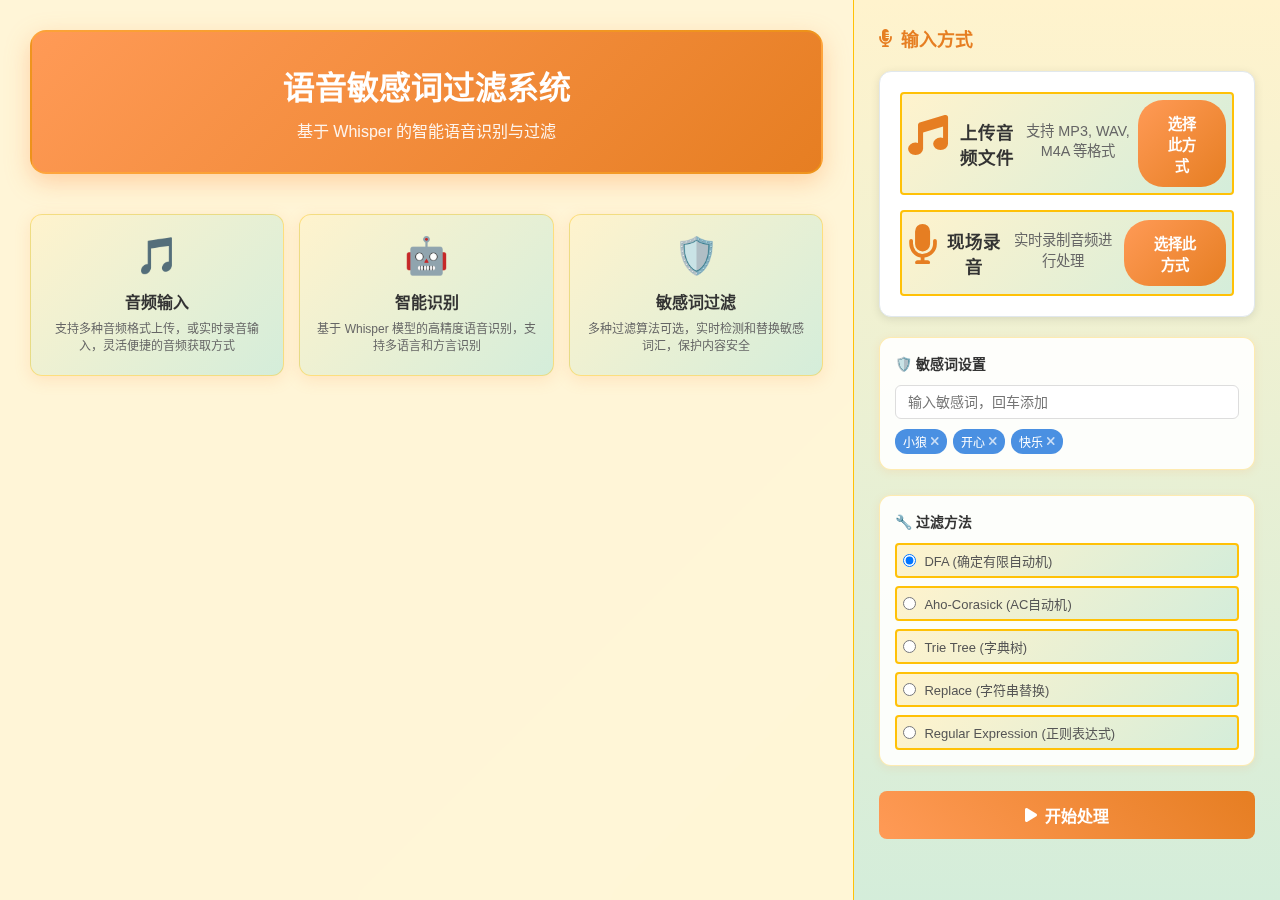
<file: index.html>
<!DOCTYPE html>
<html lang="zh-CN">
<head>
    <meta charset="UTF-8">
    <meta name="viewport" content="width=device-width, initial-scale=1.0">
    <title>语音敏感词过滤系统</title>
    <link rel="stylesheet" href="style.css">
    <link href="https://cdnjs.cloudflare.com/ajax/libs/font-awesome/6.0.0/css/all.min.css" rel="stylesheet">
</head>
<body>
    <div class="container">
        <!-- 左侧控制面板 -->
        <div class="sidebar">
            <div class="sidebar-header">
                <h2><i class="fas fa-microphone-alt"></i> 输入方式</h2>
            </div>

            <!-- 输入方式选择 -->
            <div class="input-method-selection" id="inputMethodSelection">
                <div class="method-options">
                    <div class="method-option" id="uploadOption">
                        <div class="method-icon">
                            <i class="fas fa-music"></i>
                        </div>
                        <h3>上传音频文件</h3>
                        <p>支持 MP3, WAV, M4A 等格式</p>
                        <button class="btn-select">选择此方式</button>
                    </div>

                    <div class="method-option" id="recordOption">
                        <div class="method-icon">
                            <i class="fas fa-microphone"></i>
                        </div>
                        <h3>现场录音</h3>
                        <p>实时录制音频进行处理</p>
                        <button class="btn-select">选择此方式</button>
                    </div>
                </div>
            </div>

            <!-- 音频上传区域 -->
            <div class="input-section" id="uploadSection" style="display: none;">
                <div class="section-header">
                    <h3>🎵 上传音频文件</h3>
                    <button class="btn-back" id="backFromUpload">
                        <i class="fas fa-arrow-left"></i> 重新选择
                    </button>
                </div>
                <div class="upload-area" id="uploadArea">
                    <i class="fas fa-cloud-upload-alt"></i>
                    <p>拖拽文件到此处或点击选择</p>
                    <p class="file-hint">支持 MP3, WAV, M4A 格式</p>
                    <input type="file" id="audioFile" accept=".mp3,.wav,.m4a" hidden>
                </div>
                <div class="file-info" id="fileInfo" style="display: none;">
                    <i class="fas fa-file-audio"></i>
                    <span id="fileName"></span>
                    <button class="btn-remove" id="removeFile">×</button>
                </div>
            </div>

            <!-- 录音区域 -->
            <div class="input-section" id="recordingSection" style="display: none;">
                <div class="section-header">
                    <h3>🎤 实时录音</h3>
                    <button class="btn-back" id="backFromRecord">
                        <i class="fas fa-arrow-left"></i> 重新选择
                    </button>
                </div>
                <div class="record-controls">
                    <button class="btn-record" id="recordBtn">
                        <i class="fas fa-microphone"></i>
                        <span>开始录音</span>
                    </button>
                    <div class="record-time" id="recordTime">00:00</div>
                </div>
                <div class="record-settings">
                    <label>录音时长:</label>
                    <select id="recordDuration">
                        <option value="5">5秒</option>
                        <option value="10" selected>10秒</option>
                        <option value="15">15秒</option>
                        <option value="30">30秒</option>
                        <option value="custom">自定义</option>
                    </select>
                </div>
            </div>

            <!-- 敏感词设置 -->
            <div class="input-section">
                <h3>🛡️ 敏感词设置</h3>
                <div class="sensitive-words">
                    <input type="text" id="sensitiveWordInput" placeholder="输入敏感词，回车添加">
                    <div class="word-tags" id="wordTags">
                        <span class="word-tag">小狼 <i class="fas fa-times"></i></span>
                        <span class="word-tag">开心 <i class="fas fa-times"></i></span>
                        <span class="word-tag">快乐 <i class="fas fa-times"></i></span>
                    </div>
                </div>
            </div>

            <!-- 过滤方法选择 -->
            <div class="input-section">
                <h3>🔧 过滤方法</h3>
                <div class="filter-methods">
                    <label class="method-option">
                        <input type="radio" name="filterMethod" value="DFA" checked>
                        <span>DFA (确定有限自动机)</span>
                    </label>
                    <label class="method-option">
                        <input type="radio" name="filterMethod" value="aho_corasick">
                        <span>Aho-Corasick (AC自动机)</span>
                    </label>
                    <label class="method-option">
                        <input type="radio" name="filterMethod" value="trie_tree">
                        <span>Trie Tree (字典树)</span>
                    </label>
                    <label class="method-option">
                        <input type="radio" name="filterMethod" value="replace">
                        <span>Replace (字符串替换)</span>
                    </label>
                    <label class="method-option">
                        <input type="radio" name="filterMethod" value="regular_expression">
                        <span>Regular Expression (正则表达式)</span>
                    </label>
                </div>
            </div>

            <!-- 开始处理按钮 -->
            <button class="btn-process" id="processBtn">
                <i class="fas fa-play"></i>
                开始处理
            </button>

            <!-- 处理状态 -->
            <div class="process-status" id="processStatus" style="display: none;">
                <div class="status-item">
                    <span>1. 音频预处理</span>
                    <i class="fas fa-check status-icon"></i>
                </div>
                <div class="status-item">
                    <span>2. 语音识别</span>
                    <i class="fas fa-spinner fa-spin status-icon"></i>
                </div>
                <div class="status-item">
                    <span>3. 敏感词过滤</span>
                    <i class="fas fa-clock status-icon"></i>
                </div>
            </div>
        </div>

        <!-- 主内容区域 -->
        <div class="main-content">
            <!-- 头部标题 -->
            <div class="header">
                <h1>语音敏感词过滤系统</h1>
                <p>基于 Whisper 的智能语音识别与过滤</p>
            </div>

            <!-- 功能介绍卡片 -->
            <div class="feature-cards">
                <div class="feature-card">
                    <div class="card-icon">🎵</div>
                    <h3>音频输入</h3>
                    <p>支持多种音频格式上传，或实时录音输入，灵活便捷的音频获取方式</p>
                </div>
                <div class="feature-card">
                    <div class="card-icon">🤖</div>
                    <h3>智能识别</h3>
                    <p>基于 Whisper 模型的高精度语音识别，支持多语言和方言识别</p>
                </div>
                <div class="feature-card">
                    <div class="card-icon">🛡️</div>
                    <h3>敏感词过滤</h3>
                    <p>多种过滤算法可选，实时检测和替换敏感词汇，保护内容安全</p>
                </div>
            </div>

            <!-- 结果显示区域 -->
            <div class="results-section" id="resultsSection" style="display: none;">
                <!-- 基本信息 -->
                <div class="result-card">
                    <h3><i class="fas fa-info-circle"></i> 基本信息</h3>
                    <div class="info-grid" id="basicInfo">
                        <div class="info-item">
                            <span class="info-label">音频文件:</span>
                            <span class="info-value" id="audioFileName">-</span>
                        </div>
                        <div class="info-item">
                            <span class="info-label">识别语言:</span>
                            <span class="info-value" id="detectedLanguage">-</span>
                        </div>
                        <div class="info-item">
                            <span class="info-label">音频时长:</span>
                            <span class="info-value" id="audioDuration">-</span>
                        </div>
                        <div class="info-item">
                            <span class="info-label">处理时间:</span>
                            <span class="info-value" id="processTime">-</span>
                        </div>
                        <div class="info-item">
                            <span class="info-label">实时倍数:</span>
                            <span class="info-value" id="realTimeFactor">-</span>
                        </div>
                        <div class="info-item">
                            <span class="info-label">过滤方法:</span>
                            <span class="info-value" id="filterMethodUsed">-</span>
                        </div>
                    </div>
                </div>

                <!-- 转录结果 -->
                <div class="result-card">
                    <h3><i class="fas fa-file-alt"></i> 转录结果</h3>
                    <div class="text-results">
                        <div class="text-section">
                            <h4>📝 简体字转换结果</h4>
                            <div class="text-content" id="simplifiedText">
                                转录结果将在这里显示...
                            </div>
                        </div>
                        <div class="text-section">
                            <h4>🛡️ 敏感词过滤结果</h4>
                            <div class="text-content" id="filteredText">
                                过滤结果将在这里显示...
                            </div>
                        </div>
                    </div>
                </div>

                <!-- 分段详情 -->
                <div class="result-card">
                    <h3><i class="fas fa-list"></i> 分段详情对比</h3>
                    <div class="segments-container" id="segmentsContainer">
                        <!-- 分段内容将动态生成 -->
                    </div>
                </div>

                <!-- 性能统计 -->
                <div class="result-card">
                    <h3><i class="fas fa-chart-bar"></i> 性能统计</h3>
                    <div class="stats-grid" id="statsGrid">
                        <div class="stat-item">
                            <div class="stat-value" id="segmentCount">0</div>
                            <div class="stat-label">分段数量</div>
                        </div>
                        <div class="stat-item">
                            <div class="stat-value" id="sensitiveWordCount">0</div>
                            <div class="stat-label">检测到敏感词</div>
                        </div>
                        <div class="stat-item">
                            <div class="stat-value" id="accuracyRate">0%</div>
                            <div class="stat-label">识别准确率</div>
                        </div>
                        <div class="stat-item">
                            <div class="stat-value" id="processingSpeed">0x</div>
                            <div class="stat-label">处理速度</div>
                        </div>
                    </div>
                </div>

                <!-- 下载结果 -->
                <div class="result-card">
                    <h3><i class="fas fa-download"></i> 下载结果</h3>
                    <div class="download-buttons">
                        <button class="btn-download" id="downloadTxt">
                            <i class="fas fa-file-alt"></i>
                            下载文本结果
                        </button>
                        <button class="btn-download" id="downloadJson">
                            <i class="fas fa-file-code"></i>
                            下载JSON数据
                        </button>
                        <button class="btn-download" id="downloadAudio">
                            <i class="fas fa-file-audio"></i>
                            下载过滤音频
                        </button>
                    </div>
                </div>
            </div>
        </div>
    </div>

    <!-- 加载遮罩 -->
    <div class="loading-overlay" id="loadingOverlay" style="display: none;">
        <div class="loading-content">
            <div class="loading-spinner"></div>
            <h3>正在处理音频...</h3>
            <p id="loadingText">请稍候，系统正在分析您的音频文件</p>
            <div class="progress-bar">
                <div class="progress-fill" id="progressFill"></div>
            </div>
            <div class="progress-text" id="progressText">0%</div>
        </div>
    </div>

    <script src="script.js"></script>
</body>
</html>
</file>
<file: style.css>
/* 全局样式 */
* {
    margin: 0;
    padding: 0;
    box-sizing: border-box;
}

body {
    font-family: 'Microsoft YaHei', 'PingFang SC', sans-serif;
    background: linear-gradient(135deg, #ff9a56 0%, #ffad56 50%, #ffd93d 100%);
    min-height: 100vh;
    color: #2d3748;
}

.container {
    display: flex;
    min-height: 100vh;
    max-width: 1400px;
    margin: 0 auto;
    background: rgba(255, 248, 220, 0.95);
    backdrop-filter: blur(10px);
    box-shadow: 0 20px 40px rgba(255, 154, 86, 0.2);
}

/* 右侧边栏 */
.sidebar {
    width: 33.33%;
    min-width: 400px;
    max-width: 500px;
    background: linear-gradient(180deg, #fff3cd 0%, #d4edda 100%);
    padding: 25px;
    overflow-y: auto;
    border-left: 1px solid #ffc107;
    order: 2;
}

.sidebar-header h2 {
    color: #e67e22;
    font-size: 18px;
    margin-bottom: 20px;
    display: flex;
    align-items: center;
    gap: 8px;
}

.input-section {
    margin-bottom: 25px;
    background: rgba(255, 255, 255, 0.9);
    padding: 15px;
    border-radius: 12px;
    box-shadow: 0 2px 8px rgba(255, 154, 86, 0.15);
    border: 1px solid rgba(255, 193, 7, 0.3);
}

/* 输入方式选择样式 */
.input-method-selection {
    background: white;
    border-radius: 12px;
    padding: 20px;
    margin-bottom: 20px;
    box-shadow: 0 2px 10px rgba(0,0,0,0.1);
    border: 1px solid #e1e8ed;
}

.method-options {
    display: flex;
    gap: 15px;
    flex-direction: column;
}

.method-option {
    background: linear-gradient(135deg, #fff3cd 0%, #d4edda 100%);
    border: 2px solid #ffc107;
    border-radius: 12px;
    padding: 20px;
    text-align: center;
    cursor: pointer;
    transition: all 0.3s ease;
    position: relative;
    overflow: hidden;
}

.method-option:hover {
    border-color: #ff9a56;
    transform: translateY(-2px);
    box-shadow: 0 4px 20px rgba(255, 154, 86, 0.3);
}

.method-option:active {
    transform: translateY(0);
}

.method-icon {
    font-size: 2.5rem;
    color: #e67e22;
    margin-bottom: 15px;
}

.method-option h3 {
    color: #333;
    margin: 10px 0;
    font-size: 1.1rem;
    font-weight: 600;
}

.method-option p {
    color: #666;
    margin: 10px 0 15px 0;
    font-size: 0.9rem;
    line-height: 1.4;
}

.btn-select {
    background: linear-gradient(135deg, #ff9a56 0%, #e67e22 100%);
    color: white;
    border: none;
    padding: 12px 24px;
    border-radius: 25px;
    font-weight: 600;
    cursor: pointer;
    transition: all 0.3s ease;
    font-size: 0.9rem;
}

.btn-select:hover {
    background: linear-gradient(135deg, #e67e22 0%, #d35400 100%);
    transform: scale(1.05);
}

/* 区域头部样式 */
.section-header {
    display: flex;
    justify-content: space-between;
    align-items: center;
    margin-bottom: 15px;
}

.btn-back {
    background: #f7f9fa;
    color: #666;
    border: 1px solid #e1e8ed;
    padding: 8px 12px;
    border-radius: 20px;
    font-size: 0.8rem;
    cursor: pointer;
    transition: all 0.3s ease;
    display: flex;
    align-items: center;
    gap: 5px;
}

.btn-back:hover {
    background: #e1e8ed;
    color: #333;
}

.input-section h3 {
    font-size: 14px;
    color: #333;
    margin-bottom: 12px;
    font-weight: 600;
}

/* 文件上传区域 */
.upload-area {
    border: 2px dashed #ff9a56;
    border-radius: 8px;
    padding: 20px;
    text-align: center;
    cursor: pointer;
    transition: all 0.3s ease;
    background: #fff8f0;
}

.upload-area:hover {
    border-color: #e67e22;
    background: #fff3cd;
}

.upload-area i {
    font-size: 24px;
    color: #e67e22;
    margin-bottom: 8px;
}

.upload-area p {
    margin: 5px 0;
    color: #856404;
}

.file-hint {
    font-size: 12px;
    color: #999;
}

.file-info {
    display: flex;
    align-items: center;
    gap: 8px;
    padding: 10px;
    background: #e8f4fd;
    border-radius: 6px;
    margin-top: 10px;
}

.btn-remove {
    background: #ff4757;
    color: white;
    border: none;
    border-radius: 50%;
    width: 20px;
    height: 20px;
    cursor: pointer;
    font-size: 12px;
    margin-left: auto;
}

/* 录音控制 */
.record-controls {
    display: flex;
    align-items: center;
    gap: 15px;
    margin-bottom: 10px;
}

.btn-record {
    display: flex;
    align-items: center;
    gap: 8px;
    padding: 10px 15px;
    background: #ff6b6b;
    color: white;
    border: none;
    border-radius: 20px;
    cursor: pointer;
    font-size: 14px;
    transition: all 0.3s ease;
}

.btn-record:hover {
    background: #ff5252;
    transform: translateY(-1px);
}

.btn-record.recording {
    background: #4ecdc4;
    animation: pulse 1.5s infinite;
}

@keyframes pulse {
    0% { transform: scale(1); }
    50% { transform: scale(1.05); }
    100% { transform: scale(1); }
}

.record-time {
    font-family: 'Courier New', monospace;
    font-size: 16px;
    font-weight: bold;
    color: #ff6b6b;
}

.record-settings {
    display: flex;
    align-items: center;
    gap: 8px;
    font-size: 12px;
}

.record-settings select {
    padding: 4px 8px;
    border: 1px solid #ddd;
    border-radius: 4px;
    font-size: 12px;
}

/* 自定义录音时长输入 */
#customDurationInput {
    display: flex;
    align-items: center;
    gap: 8px;
    margin-top: 8px;
    padding: 8px;
    background: #f8f9fa;
    border-radius: 4px;
    border: 1px solid #e9ecef;
}

#customDuration {
    width: 60px;
    padding: 4px 8px;
    border: 1px solid #ddd;
    border-radius: 4px;
    font-size: 12px;
    text-align: center;
}

#customDuration:focus {
    outline: none;
    border-color: #4a90e2;
    box-shadow: 0 0 0 2px rgba(74, 144, 226, 0.2);
}

/* 敏感词设置 */
.sensitive-words input {
    width: 100%;
    padding: 8px 12px;
    border: 1px solid #ddd;
    border-radius: 6px;
    font-size: 14px;
    margin-bottom: 10px;
}

.word-tags {
    display: flex;
    flex-wrap: wrap;
    gap: 6px;
}

.word-tag {
    background: #4a90e2;
    color: white;
    padding: 4px 8px;
    border-radius: 12px;
    font-size: 12px;
    display: flex;
    align-items: center;
    gap: 4px;
}

.word-tag i {
    cursor: pointer;
    opacity: 0.7;
}

.word-tag i:hover {
    opacity: 1;
}

/* 过滤方法选择 */
.filter-methods {
    display: flex;
    flex-direction: column;
    gap: 8px;
}

.method-option {
    display: flex;
    align-items: center;
    gap: 8px;
    cursor: pointer;
    padding: 6px;
    border-radius: 4px;
    transition: background 0.2s ease;
}

.method-option:hover {
    background: #f0f8ff;
}

.method-option input[type="radio"] {
    margin: 0;
}

.method-option span {
    font-size: 13px;
    color: #555;
}

/* 处理按钮 */
.btn-process {
    width: 100%;
    padding: 12px;
    background: linear-gradient(45deg, #ff9a56, #e67e22);
    color: white;
    border: none;
    border-radius: 8px;
    font-size: 16px;
    font-weight: 600;
    cursor: pointer;
    transition: all 0.3s ease;
    display: flex;
    align-items: center;
    justify-content: center;
    gap: 8px;
    margin-bottom: 20px;
}

.btn-process:hover {
    transform: translateY(-2px);
    box-shadow: 0 4px 12px rgba(255, 154, 86, 0.4);
}

.btn-process:disabled {
    background: #ccc;
    cursor: not-allowed;
    transform: none;
    box-shadow: none;
}

/* 处理状态 */
.process-status {
    background: white;
    padding: 15px;
    border-radius: 8px;
    box-shadow: 0 2px 8px rgba(0, 0, 0, 0.1);
}

.status-item {
    display: flex;
    align-items: center;
    justify-content: space-between;
    padding: 8px 0;
    border-bottom: 1px solid #f0f0f0;
    font-size: 13px;
}

.status-item:last-child {
    border-bottom: none;
}

.status-icon {
    width: 16px;
    text-align: center;
}

.status-icon.fa-check {
    color: #28a745;
}

.status-icon.fa-spinner {
    color: #ff9a56;
}

.status-icon.fa-clock {
    color: #ffc107;
}

/* 主内容区域 */
.main-content {
    flex: 1;
    padding: 30px;
    overflow-y: auto;
    order: 1;
    background: rgba(255, 248, 220, 0.3);
}

.header {
    text-align: center;
    margin-bottom: 40px;
    padding: 30px;
    background: linear-gradient(135deg, #ff9a56 0%, #e67e22 100%);
    border-radius: 16px;
    color: white;
    box-shadow: 0 8px 24px rgba(255, 154, 86, 0.4);
    border: 2px solid rgba(255, 193, 7, 0.3);
}

.header h1 {
    font-size: 32px;
    margin-bottom: 10px;
    font-weight: 700;
}

.header p {
    font-size: 16px;
    opacity: 0.9;
}

/* 功能卡片 */
.feature-cards {
    display: flex;
    justify-content: space-between;
    gap: 15px;
    margin-bottom: 40px;
}

.feature-card {
    background: linear-gradient(135deg, #fff3cd 0%, #d4edda 100%);
    padding: 20px 15px;
    border-radius: 12px;
    text-align: center;
    box-shadow: 0 4px 16px rgba(255, 154, 86, 0.2);
    transition: transform 0.3s ease;
    flex: 1;
    min-width: 0;
    border: 1px solid rgba(255, 193, 7, 0.4);
}

.feature-card:hover {
    transform: translateY(-4px);
}

.card-icon {
    font-size: 36px;
    margin-bottom: 12px;
}

.feature-card h3 {
    font-size: 16px;
    margin-bottom: 8px;
    color: #333;
}

.feature-card p {
    font-size: 12px;
    color: #666;
    line-height: 1.4;
}

/* 结果显示区域 */
.results-section {
    animation: fadeInUp 0.5s ease;
}

@keyframes fadeInUp {
    from {
        opacity: 0;
        transform: translateY(20px);
    }
    to {
        opacity: 1;
        transform: translateY(0);
    }
}

.result-card {
    background: rgba(255, 255, 255, 0.95);
    margin-bottom: 20px;
    border-radius: 12px;
    box-shadow: 0 4px 16px rgba(255, 154, 86, 0.15);
    overflow: hidden;
    border: 1px solid rgba(255, 193, 7, 0.3);
}

.result-card h3 {
    background: linear-gradient(45deg, #ff9a56, #e67e22);
    color: white;
    padding: 15px 20px;
    margin: 0;
    font-size: 16px;
    display: flex;
    align-items: center;
    gap: 8px;
}

.result-card > div:not(h3) {
    padding: 20px;
}

/* 信息网格 */
.info-grid {
    display: grid;
    grid-template-columns: repeat(3, 1fr);
    gap: 20px;
    align-items: start;
}

.info-item {
    display: flex;
    flex-direction: column;
    gap: 6px;
    min-height: 50px;
    padding: 8px;
    background: #f8f9fa;
    border-radius: 6px;
    border-left: 3px solid #6c5ce7;
}

.info-label {
    font-size: 12px;
    color: #666;
    font-weight: 600;
}

.info-value {
    font-size: 14px;
    color: #333;
    font-weight: 500;
    word-wrap: break-word;
    word-break: break-all;
    line-height: 1.4;
}

/* 文本结果 */
.text-results {
    display: grid;
    gap: 20px;
}

.text-section h4 {
    font-size: 14px;
    color: #555;
    margin-bottom: 10px;
    display: flex;
    align-items: center;
    gap: 6px;
}

.text-content {
    background: #f8f9fa;
    padding: 15px;
    border-radius: 8px;
    border-left: 4px solid #4a90e2;
    font-size: 14px;
    line-height: 1.6;
    min-height: 60px;
    white-space: pre-wrap;
}

/* 分段容器 */
.segments-container {
    max-height: 400px;
    overflow-y: auto;
}

.segment-item {
    border: 1px solid #e0e0e0;
    border-radius: 8px;
    margin-bottom: 10px;
    overflow: hidden;
}

.segment-header {
    background: #f5f5f5;
    padding: 10px 15px;
    font-size: 12px;
    color: #666;
    display: flex;
    justify-content: space-between;
    align-items: center;
}

.segment-content {
    padding: 15px;
    display: grid;
    gap: 10px;
}

.segment-text {
    padding: 8px 12px;
    border-radius: 6px;
    font-size: 13px;
    line-height: 1.4;
}

.segment-original {
    background: #fff3cd;
    border-left: 3px solid #ffc107;
}

.segment-simplified {
    background: #e2e3e5;
    border-left: 3px solid #6c757d;
}

.segment-filtered {
    background: #d1ecf1;
    border-left: 3px solid #17a2b8;
}

.sensitive-highlight {
    background: #ff6b6b;
    color: white;
    padding: 2px 4px;
    border-radius: 3px;
    font-weight: 600;
}

/* 统计网格 */
.stats-grid {
    display: grid;
    grid-template-columns: repeat(auto-fit, minmax(120px, 1fr));
    gap: 20px;
}

.stat-item {
    text-align: center;
    padding: 15px;
    background: #f8f9fa;
    border-radius: 8px;
}

.stat-value {
    font-size: 24px;
    font-weight: bold;
    color: #e67e22;
    margin-bottom: 5px;
}

.stat-label {
    font-size: 12px;
    color: #666;
}

/* 下载按钮 */
.download-buttons {
    display: flex;
    gap: 15px;
    flex-wrap: wrap;
}

.btn-download {
    display: flex;
    align-items: center;
    gap: 8px;
    padding: 10px 16px;
    background: #28a745;
    color: white;
    border: none;
    border-radius: 6px;
    cursor: pointer;
    font-size: 14px;
    transition: all 0.3s ease;
}

.btn-download:hover {
    background: #218838;
    transform: translateY(-1px);
}

/* 加载遮罩 */
.loading-overlay {
    position: fixed;
    top: 0;
    left: 0;
    width: 100%;
    height: 100%;
    background: rgba(0, 0, 0, 0.8);
    display: flex;
    align-items: center;
    justify-content: center;
    z-index: 1000;
}

.loading-content {
    background: white;
    padding: 40px;
    border-radius: 16px;
    text-align: center;
    max-width: 400px;
    width: 90%;
}

.loading-spinner {
    width: 50px;
    height: 50px;
    border: 4px solid #f3f3f3;
    border-top: 4px solid #4a90e2;
    border-radius: 50%;
    animation: spin 1s linear infinite;
    margin: 0 auto 20px;
}

@keyframes spin {
    0% { transform: rotate(0deg); }
    100% { transform: rotate(360deg); }
}

.loading-content h3 {
    margin-bottom: 10px;
    color: #333;
}

.loading-content p {
    color: #666;
    margin-bottom: 20px;
}

.progress-bar {
    width: 100%;
    height: 8px;
    background: #f0f0f0;
    border-radius: 4px;
    overflow: hidden;
    margin-bottom: 10px;
}

.progress-fill {
    height: 100%;
    background: linear-gradient(45deg, #4a90e2, #357abd);
    width: 0%;
    transition: width 0.3s ease;
}

.progress-text {
    font-size: 14px;
    color: #666;
    font-weight: 600;
}

/* 响应式设计 */
@media (max-width: 1024px) {
    .info-grid {
        grid-template-columns: repeat(2, 1fr);
        gap: 15px;
    }
}

@media (max-width: 768px) {
    .container {
        flex-direction: column;
    }

    .sidebar {
        width: 100%;
        order: 2;
        border-left: none;
        border-top: 1px solid #ffc107;
    }

    .main-content {
        order: 1;
        padding: 20px;
    }

    .header h1 {
        font-size: 24px;
    }

    .feature-cards {
        flex-direction: column;
        gap: 15px;
    }

    .feature-card {
        padding: 20px;
    }

    .card-icon {
        font-size: 40px;
    }

    .feature-card h3 {
        font-size: 16px;
    }

    .feature-card p {
        font-size: 13px;
    }

    .info-grid {
        grid-template-columns: 1fr;
    }

    .stats-grid {
        grid-template-columns: repeat(2, 1fr);
    }

    .download-buttons {
        flex-direction: column;
    }
}

@media (max-width: 480px) {
    .info-grid {
        gap: 10px;
    }

    .info-item {
        padding: 6px;
        min-height: 45px;
    }

    .info-label {
        font-size: 11px;
    }

    .info-value {
        font-size: 13px;
    }
}

/* 滚动条样式 */
::-webkit-scrollbar {
    width: 8px;
}

::-webkit-scrollbar-track {
    background: #f1f1f1;
    border-radius: 4px;
}

::-webkit-scrollbar-thumb {
    background: #c1c1c1;
    border-radius: 4px;
}

::-webkit-scrollbar-thumb:hover {
    background: #a8a8a8;
}
</file>
